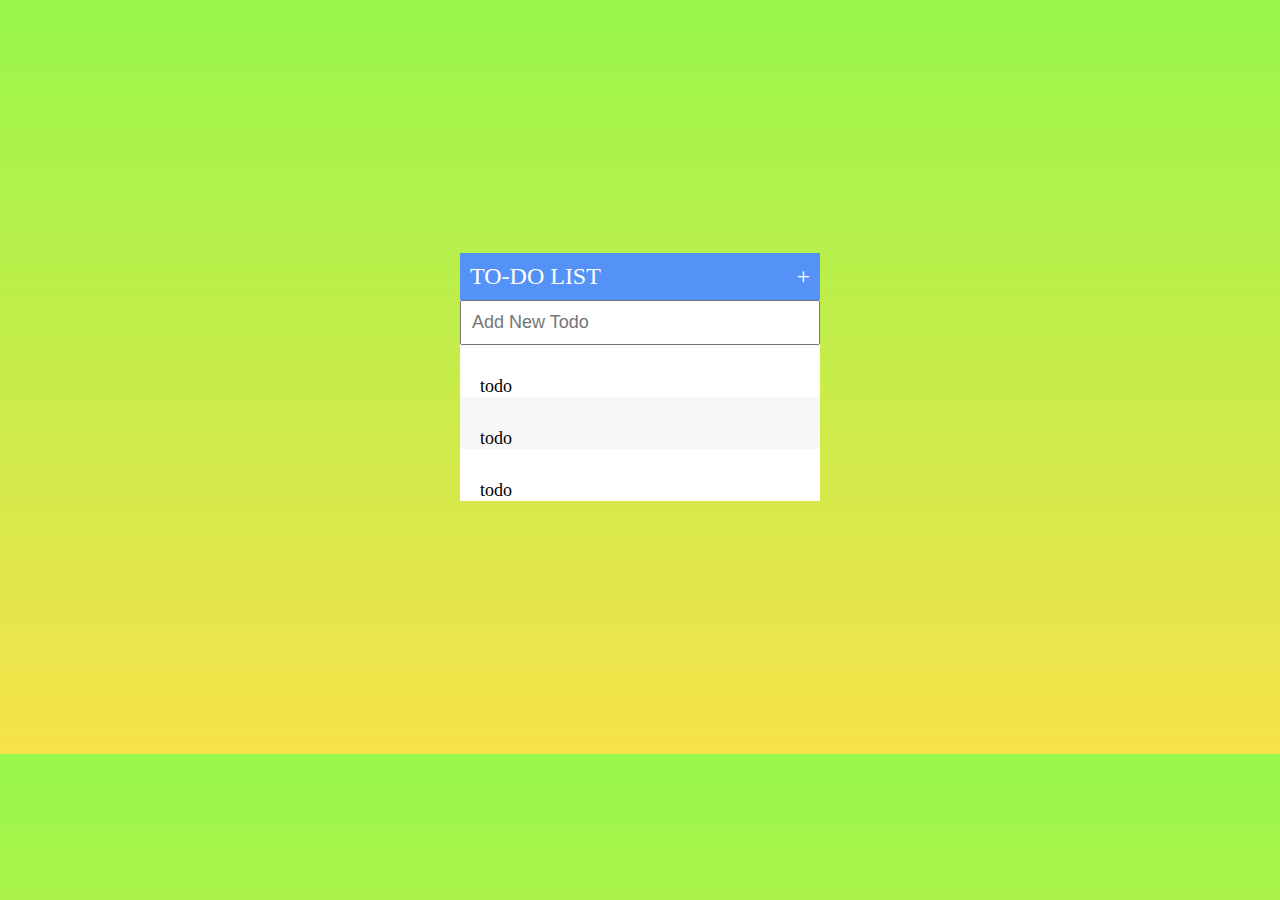
<file: jQuery_ToDo/index.html>
<!DOCTYPE html>
<html>
<head>
	<title></title>
	<script type="text/javascript" src="scripts/jquery.js"></script>
	<link rel="stylesheet" type="text/css" href="styles/test.css">
	<link rel="stylesheet" href="https://use.fontawesome.com/releases/v5.4.1/css/all.css" integrity="sha384-5sAR7xN1Nv6T6+dT2mhtzEpVJvfS3NScPQTrOxhwjIuvcA67KV2R5Jz6kr4abQsz" crossorigin="anonymous">
</head>
<body>

<div id="container">
	<div id="h1">
	<h1>To-Do List <span id="plus">+</span></h1>
	
	</div>
	<input type="text" name="" placeholder="Add New Todo">
	<ul>
		<li><span class="x"><i class="far fa-trash-alt x"></i></span>todo</li>
		<li><span class="x"><i class="far fa-trash-alt x"></i></span>todo</li>
		<li><span class="x"><i class="far fa-trash-alt x"></i></span>todo</li>
	</ul>
</div>

<script type="text/javascript" src="scripts/test.js"></script>
</body>
</html>
</file>
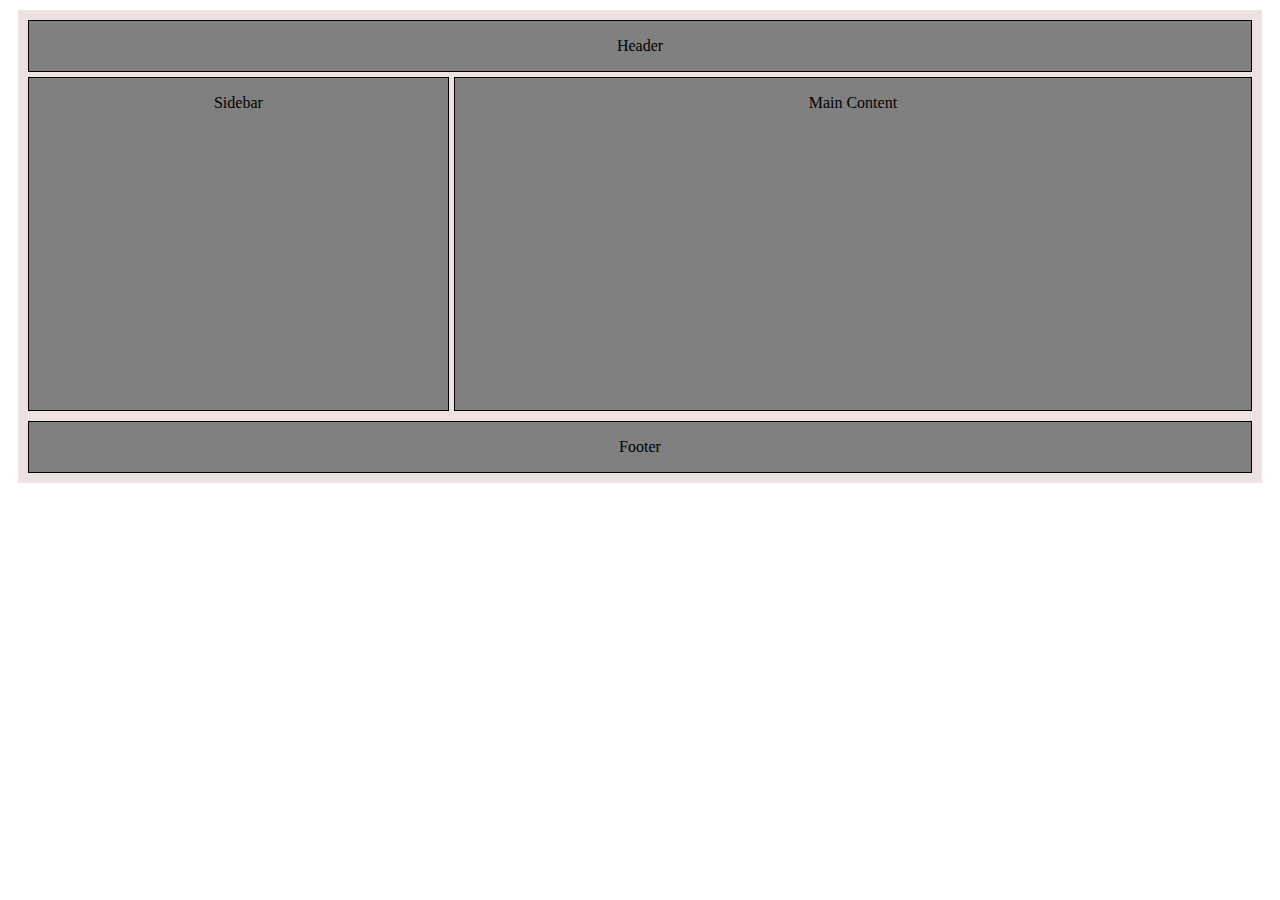
<file: section_6/index.html>
<!DOCTYPE html>
<html lang="en">
    <head>
        <meta charset="UTF-8">
        <meta http-equiv="X-UA-Compatible" content="ie=edge">
        <link rel="stylesheet" href="main.css">
        <title>Position</title>
    </head>
    <body>
        <div class="parent">
            <div class="child-1">
                Header
            </div>
            <div class="child-2">
                Sidebar
            </div>
            <div class="child-3">
                Main Content
            </div>
            <div class="child-4">
                Footer
            </div>
            
        </div>
    </body>
</html>
</file>
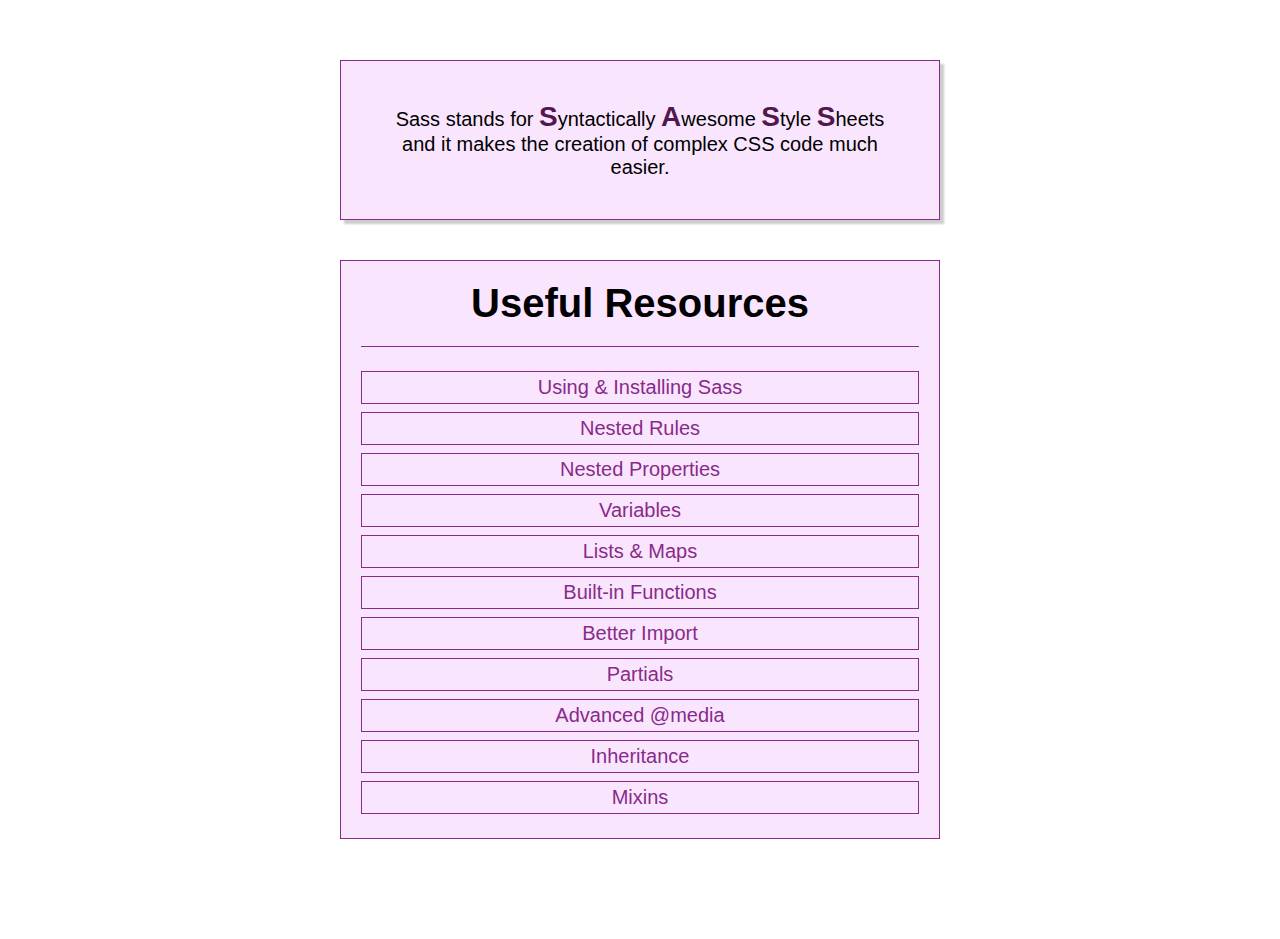
<file: Sass/sass_resources/index.html>
<!DOCTYPE html>
<html lang="en">

<head>
    <meta charset="UTF-8">
    <meta name="viewport" content="width=device-width, initial-scale=1.0">
    <meta http-equiv="X-UA-Compatible" content="ie=edge">
    <title>CSS Course</title>
    <link rel="stylesheet" href="main.css">
</head>

<body>
    <div class="container">
        <section class="sass-introduction">
            <p>Sass stands for
                <span class="char-highlight">S</span>yntactically
                <span class="char-highlight">A</span>wesome
                <span class="char-highlight">S</span>tyle
                <span class="char-highlight">S</span>heets and it makes the creation of complex CSS code much easier.</p>
        </section>
        <section class="sass-details">
            <header class="section-header">
                <h1>Useful Resources</h1>
            </header>
            <ul class="documentation-links">
                <li>
                    <a class="documentation-link link-important" href="https://sass-lang.com/documentation/file.SASS_REFERENCE.html#using_sass">Using &amp; Installing Sass</a>
                </li>
                <li>
                    <a class="documentation-link" href="https://sass-lang.com/documentation/file.SASS_REFERENCE.html#nested_rules">Nested Rules</a>
                </li>
                <li>
                    <a class="documentation-link" href="https://sass-lang.com/documentation/file.SASS_REFERENCE.html#nested_properties">Nested Properties</a>
                </li>
                <li>
                    <a class="documentation-link" href="https://sass-lang.com/documentation/file.SASS_REFERENCE.html#variables_">Variables</a>
                </li>
                <li>
                    <a class="documentation-link" href="https://sass-lang.com/documentation/file.SASS_REFERENCE.html#lists">Lists &amp; Maps</a>
                </li>
                <li>
                    <a class="documentation-link" href="https://sass-lang.com/documentation/Sass/Script/Functions.html">Built-in Functions</a>
                </li>
                <li>
                    <a class="documentation-link" href="https://sass-lang.com/documentation/file.SASS_REFERENCE.html#import">Better Import</a>
                </li>
                <li>
                    <a class="documentation-link" href="https://sass-lang.com/documentation/file.SASS_REFERENCE.html#partials">Partials</a>
                </li>
                <li>
                    <a class="documentation-link" href="https://sass-lang.com/documentation/file.SASS_REFERENCE.html#media">Advanced @media</a>
                </li>
                <li>
                    <a class="documentation-link" href="https://sass-lang.com/documentation/file.SASS_REFERENCE.html#extend">Inheritance</a>
                </li>
                <li>
                    <a class="documentation-link" href="https://sass-lang.com/documentation/file.SASS_REFERENCE.html#defining_a_mixin">Mixins</a>
                </li>
            </ul>
        </section>
    </div>
</body>

</html>
</file>
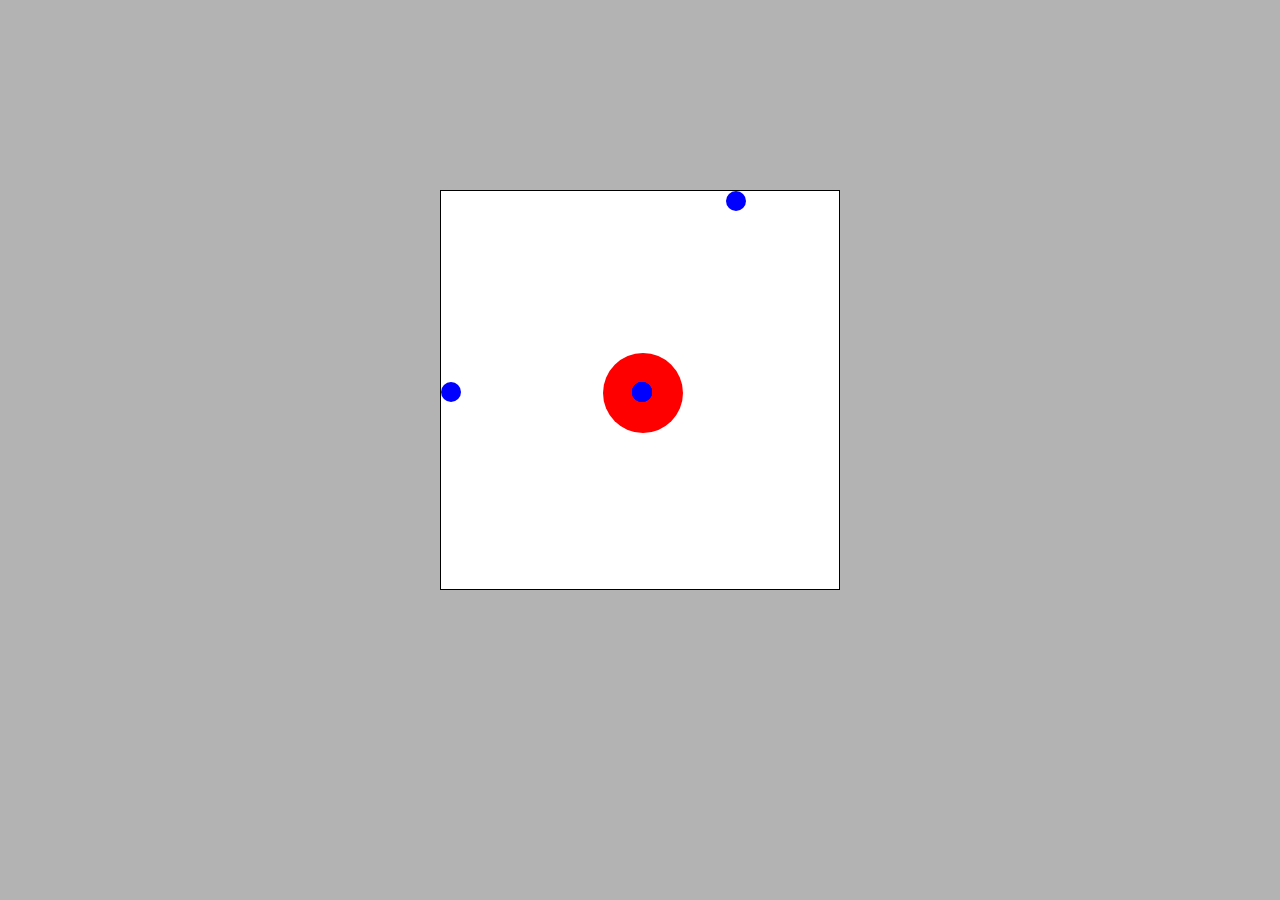
<file: section_6/felxbox/index.html>
<!DOCTYPE html>
<html lang="en">
    <head>
        <meta charset="UTF-8">
        <meta http-equiv="X-UA-Compatible" content="ie=edge">
        <link rel="stylesheet" href="main.css">
        <title>Flexbox</title>
    </head>
    <body>
        
            <div id="container">
                <div id="center"></div>
                <div class="balls upleft"></div>
                <div class="balls upcenter"></div>
                <div class="balls upright"></div>
                <div class="balls left"></div>
                <div class="balls right"></div>
                <div class="balls bottomleft"></div>
                <div class="balls bottomcenter"></div>
                <div class="balls bottomright"></div>
            </div>
       
    </body>
</html>
</file>
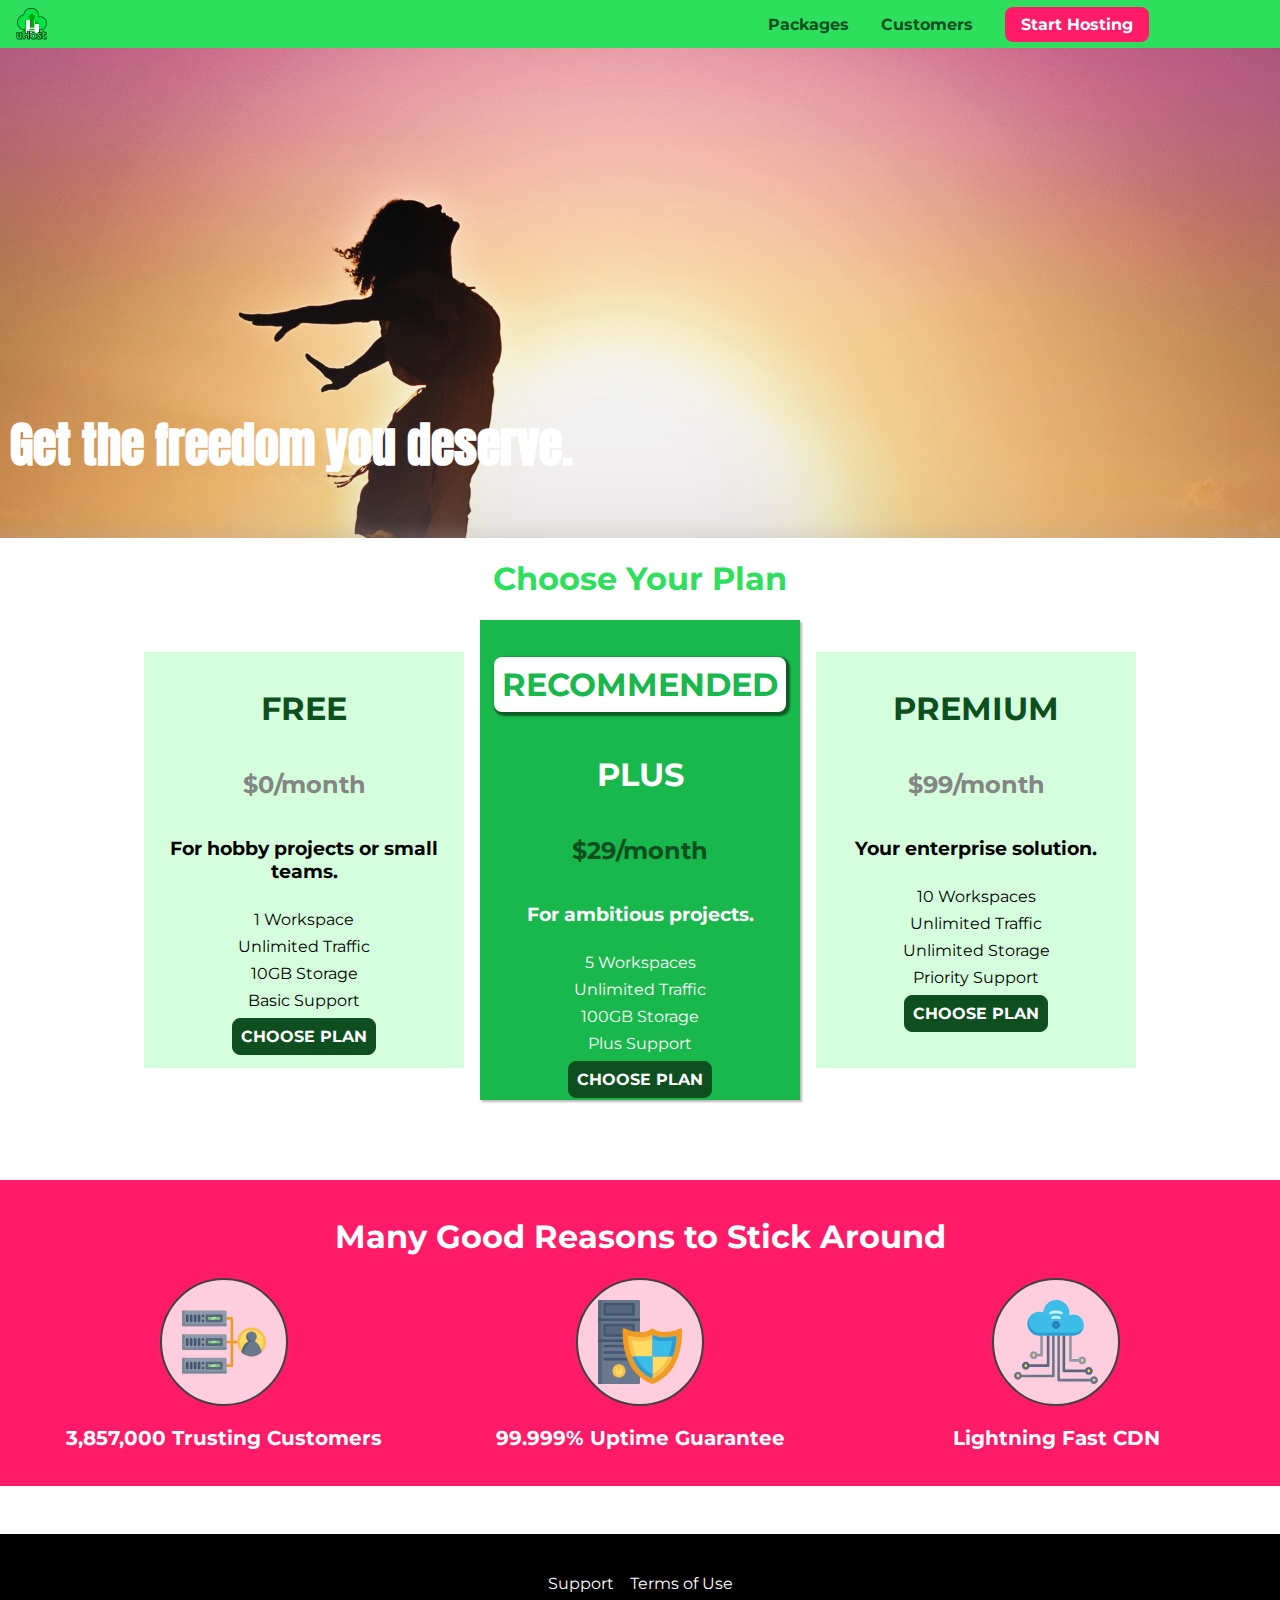
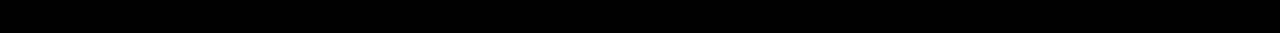
<file: uHost_site/project/index.html>
<!DOCTYPE html>
<html lang="en">

<head>
    <meta charset="UTF-8">
    <meta http-equiv="X-UA-Compatible" content="ie=edge">
    <meta name="viewport" content="width=device-width, initial-scale=1.0">
    <title>uHost</title>
    <link rel="shortcut icon" href="favicon.png">
    <link href="https://fonts.googleapis.com/css?family=Anton" rel="stylesheet">
    <link href="https://fonts.googleapis.com/css?family=Montserrat:400,700" rel="stylesheet">
    <link rel="stylesheet" href="main.css">
    <link rel="stylesheet" href="shared.css">
    
</head>

<body>
    <div class="backdrop"></div>
    <div class="modal">
        <h1 class="modal__title">Do you want to continue?</h1>
        <div class="modal__actions">
            <a href="start-hosting/index.html" class="modal__action">Yes!</a>
            <button class="modal__action modal__action--negative" type="button">No!</button>
        </div>
    </div>
    <header class="main-header">
        <div>
             <button class="toggle-button">
                     <span class="toggle-button__bar"></span>
                     <span class="toggle-button__bar"></span>
                     <span class="toggle-button__bar"></span>
            </button>
            <a href="index.html" class="main-header__brand">
                <img src="images/uhost-icon.png" alt="uHost">
            </a>
        </div>
        <nav class="main-nav">
            <ul class="main-nav__items">
                <li class="main-nav__item">
                    <a href="packages/packages.html">Packages</a>
                </li>
                <li class="main-nav__item">
                    <a href="customers/index.html">Customers</a>
                </li>
                <li class="main-nav__item main-nav__item--cta">
                    <a href="start-hosting/index.html">Start Hosting</a>
                </li>
            </ul>
        </nav>
    </header>
    <nav class="mobile-nav">
        <ul class="mobile-nav__items">
            <li class="mobile-nav__item">
                <a href="packages/index.html">Packages</a>
            </li>
            <li class="mobile-nav__item">
                <a href="customers/index.html">Customers</a>
            </li>
            <li class="mobile-nav__item mobile-nav__item--cta">
                <a href="start-hosting/index.html">Start Hosting</a>
            </li>
        </ul>
    </nav>
    <main>
        <section id="product-overview">
            <h1>Get the freedom you deserve.</h1>
        </section>
        <div id="main-section">
          <section id="plans">
            <h1 class="section-title">Choose Your Plan</h1>
            <div class="plan__list">
                <article class="plan">
                    <h1 class="plan__title">FREE</h1>
                    <h2 class="plan__price">$0/month</h2>
                    <h3>For hobby projects or small teams.</h3>
                    <ul class="plan__features">
                        <li class="plan__feature">1 Workspace</li>
                        <li class="plan__feature">Unlimited Traffic</li>
                        <li class="plan__feature">10GB Storage</li>
                        <li class="plan__feature">Basic Support</li>
                    </ul>
                    <div>
                        <button class="button">CHOOSE PLAN</button>
                    </div>
                </article>
                <article class="plan plan--highlighted">
                    <h1 class="plan__annotation">RECOMMENDED</h1>
                    <h1 class="plan__title">PLUS</h1>
                    <h2 class="plan__price">$29/month</h2>
                    <h3>For ambitious projects.</h3>
                    <ul class="plan__features">
                        <li class="plan__feature">5 Workspaces</li>
                        <li class="plan__feature">Unlimited Traffic</li>
                        <li class="plan__feature">100GB Storage</li>
                        <li class="plan__feature">Plus Support</li>
                    </ul>
                    <div>
                        <button class="button">CHOOSE PLAN</button>
                    </div>
                </article>
                <article class="plan">
                    <h1 class="plan__title">PREMIUM</h1>
                    <h2 class="plan__price">$99/month</h2>
                    <h3>Your enterprise solution.</h3>
                    <ul class="plan__features">
                        <li class="plan__feature">10 Workspaces</li>
                        <li class="plan__feature">Unlimited Traffic</li>
                        <li class="plan__feature">Unlimited Storage</li>
                        <li class="plan__feature">Priority Support</li>
                    </ul>
                    <div>
                        <button class="button">CHOOSE PLAN</button>
                    </div>
                </article>
            </div>
          </section>
      </div>
        <section id="key-features">
            <h1 class="section-title">Many Good Reasons to Stick Around</h1>
            <ul class="key-feature__list">
                <li class="key-feature">
                    <div class="key-feature__image">
                            <svg viewBox="0 0 512 512">
                                    <path style="fill:#F09B24;" d="M344,248h-32V112c0-4.418-3.582-8-8-8h-40c-4.418,0-8,3.582-8,8s3.582,8,8,8h32v128h-32  c-4.418,0-8,3.582-8,8s3.582,8,8,8h32v128h-32c-4.418,0-8,3.582-8,8s3.582,8,8,8h40c4.418,0,8-3.582,8-8V264h32c4.418,0,8-3.582,8-8  S348.418,248,344,248z"
                                    />
                                    <path style="fill:#8E9AA9;" d="M264,64H8c-4.418,0-8,3.582-8,8v80c0,4.418,3.582,8,8,8h256c4.418,0,8-3.582,8-8V72  C272,67.582,268.418,64,264,64z"
                                    />
                                    <path style="fill:#7C899B;" d="M24,144c-4.418,0-8-3.582-8-8V64H8c-4.418,0-8,3.582-8,8v80c0,4.418,3.582,8,8,8h256  c4.418,0,8-3.582,8-8v-8H24z"
                                    />
                                    <rect x="152" y="96" style="fill:#B8E3A8;" width="88" height="32" />
                                    <g>
                                        <polygon style="fill:#7EC97D;" points="152,96 152,128 166,128 198,96  " />
                                        <polygon style="fill:#7EC97D;" points="220,96 188,128 240,128 240,96  " />
                                    </g>
                                    <path style="fill:#56677E;" d="M240,136h-88c-4.418,0-8-3.582-8-8V96c0-4.418,3.582-8,8-8h88c4.418,0,8,3.582,8,8v32  C248,132.418,244.418,136,240,136z M160,120h72v-16h-72V120z"
                                    />
                                    <g>
                                        <path style="fill:#435670;" d="M32,136c-4.418,0-8-3.582-8-8V96c0-4.418,3.582-8,8-8s8,3.582,8,8v32C40,132.418,36.418,136,32,136z   "
                                        />
                                        <path style="fill:#435670;" d="M56,136c-4.418,0-8-3.582-8-8V96c0-4.418,3.582-8,8-8s8,3.582,8,8v32C64,132.418,60.418,136,56,136z   "
                                        />
                                        <path style="fill:#435670;" d="M80,136c-4.418,0-8-3.582-8-8V96c0-4.418,3.582-8,8-8s8,3.582,8,8v32C88,132.418,84.418,136,80,136z   "
                                        />
                                        <path style="fill:#435670;" d="M104,136c-4.418,0-8-3.582-8-8V96c0-4.418,3.582-8,8-8s8,3.582,8,8v32   C112,132.418,108.418,136,104,136z"
                                        />
                                        <path style="fill:#435670;" d="M128,105c-4.418,0-8-3.582-8-8v-1c0-4.418,3.582-8,8-8s8,3.582,8,8v1   C136,101.418,132.418,105,128,105z"
                                        />
                                        <path style="fill:#435670;" d="M128,136c-4.418,0-8-3.582-8-8v-1c0-4.418,3.582-8,8-8s8,3.582,8,8v1   C136,132.418,132.418,136,128,136z"
                                        />
                                    </g>
                                    <path style="fill:#8E9AA9;" d="M264,208H8c-4.418,0-8,3.582-8,8v80c0,4.418,3.582,8,8,8h256c4.418,0,8-3.582,8-8v-80  C272,211.582,268.418,208,264,208z"
                                    />
                                    <path style="fill:#7C899B;" d="M24,288c-4.418,0-8-3.582-8-8v-72H8c-4.418,0-8,3.582-8,8v80c0,4.418,3.582,8,8,8h256  c4.418,0,8-3.582,8-8v-8H24z"
                                    />
                                    <rect x="152" y="240" style="fill:#B8E3A8;" width="88" height="32" />
                                    <g>
                                        <polygon style="fill:#7EC97D;" points="152,240 152,272 166,272 198,240  " />
                                        <polygon style="fill:#7EC97D;" points="220,240 188,272 240,272 240,240  " />
                                    </g>
                                    <path style="fill:#56677E;" d="M240,280h-88c-4.418,0-8-3.582-8-8v-32c0-4.418,3.582-8,8-8h88c4.418,0,8,3.582,8,8v32  C248,276.418,244.418,280,240,280z M160,264h72v-16h-72V264z"
                                    />
                                    <g>
                                        <path style="fill:#435670;" d="M32,280c-4.418,0-8-3.582-8-8v-32c0-4.418,3.582-8,8-8s8,3.582,8,8v32C40,276.418,36.418,280,32,280   z"
                                        />
                                        <path style="fill:#435670;" d="M56,280c-4.418,0-8-3.582-8-8v-32c0-4.418,3.582-8,8-8s8,3.582,8,8v32C64,276.418,60.418,280,56,280   z"
                                        />
                                        <path style="fill:#435670;" d="M80,280c-4.418,0-8-3.582-8-8v-32c0-4.418,3.582-8,8-8s8,3.582,8,8v32C88,276.418,84.418,280,80,280   z"
                                        />
                                        <path style="fill:#435670;" d="M104,280c-4.418,0-8-3.582-8-8v-32c0-4.418,3.582-8,8-8s8,3.582,8,8v32   C112,276.418,108.418,280,104,280z"
                                        />
                                        <path style="fill:#435670;" d="M128,249c-4.418,0-8-3.582-8-8v-1c0-4.418,3.582-8,8-8s8,3.582,8,8v1   C136,245.418,132.418,249,128,249z"
                                        />
                                        <path style="fill:#435670;" d="M128,280c-4.418,0-8-3.582-8-8v-1c0-4.418,3.582-8,8-8s8,3.582,8,8v1   C136,276.418,132.418,280,128,280z"
                                        />
                                    </g>
                                    <path style="fill:#8E9AA9;" d="M264,352H8c-4.418,0-8,3.582-8,8v80c0,4.418,3.582,8,8,8h256c4.418,0,8-3.582,8-8v-80  C272,355.582,268.418,352,264,352z"
                                    />
                                    <path style="fill:#7C899B;" d="M24,432c-4.418,0-8-3.582-8-8v-72H8c-4.418,0-8,3.582-8,8v80c0,4.418,3.582,8,8,8h256  c4.418,0,8-3.582,8-8v-8H24z"
                                    />
                                    <rect x="152" y="384" style="fill:#B8E3A8;" width="88" height="32" />
                                    <g>
                                        <polygon style="fill:#7EC97D;" points="152,384 152,416 166,416 198,384  " />
                                        <polygon style="fill:#7EC97D;" points="220,384 188,416 240,416 240,384  " />
                                    </g>
                                    <path style="fill:#56677E;" d="M240,424h-88c-4.418,0-8-3.582-8-8v-32c0-4.418,3.582-8,8-8h88c4.418,0,8,3.582,8,8v32  C248,420.418,244.418,424,240,424z M160,408h72v-16h-72V408z"
                                    />
                                    <g>
                                        <path style="fill:#435670;" d="M32,424c-4.418,0-8-3.582-8-8v-32c0-4.418,3.582-8,8-8s8,3.582,8,8v32C40,420.418,36.418,424,32,424   z"
                                        />
                                        <path style="fill:#435670;" d="M56,424c-4.418,0-8-3.582-8-8v-32c0-4.418,3.582-8,8-8s8,3.582,8,8v32C64,420.418,60.418,424,56,424   z"
                                        />
                                        <path style="fill:#435670;" d="M80,424c-4.418,0-8-3.582-8-8v-32c0-4.418,3.582-8,8-8s8,3.582,8,8v32C88,420.418,84.418,424,80,424   z"
                                        />
                                        <path style="fill:#435670;" d="M104,424c-4.418,0-8-3.582-8-8v-32c0-4.418,3.582-8,8-8s8,3.582,8,8v32   C112,420.418,108.418,424,104,424z"
                                        />
                                        <path style="fill:#435670;" d="M128,393c-4.418,0-8-3.582-8-8v-1c0-4.418,3.582-8,8-8s8,3.582,8,8v1   C136,389.418,132.418,393,128,393z"
                                        />
                                        <path style="fill:#435670;" d="M128,424c-4.418,0-8-3.582-8-8v-1c0-4.418,3.582-8,8-8s8,3.582,8,8v1   C136,420.418,132.418,424,128,424z"
                                        />
                                    </g>
                                    <path style="fill:#F7C14D;" d="M424,168c-48.523,0-88,39.477-88,88s39.477,88,88,88s88-39.477,88-88S472.523,168,424,168z" />
                                    <path style="fill:#FFDB66;" d="M424,184c-39.701,0-72,32.299-72,72s32.299,72,72,72s72-32.299,72-72S463.701,184,424,184z" />
                                    <path style="fill:#69788D;" d="M484.893,314.16C476.393,274.588,451.922,248,424,248s-52.393,26.588-60.893,66.16  c-0.605,2.82,0.354,5.749,2.511,7.664C381.731,336.124,402.465,344,424,344s42.269-7.876,58.381-22.176  C484.539,319.909,485.498,316.98,484.893,314.16z"
                                    />
                                    <path style="fill:#56677E;" d="M434.053,249.171C430.768,248.403,427.411,248,424,248c-27.922,0-52.393,26.588-60.893,66.16  c-0.605,2.82,0.354,5.749,2.511,7.664c3.383,3.002,6.979,5.703,10.734,8.125C384.904,286.243,407.373,255.378,434.053,249.171z"
                                    />
                                    <path style="fill:#69788D;" d="M424,192c-17.645,0-32,14.355-32,32s14.355,32,32,32s32-14.355,32-32S441.645,192,424,192z" />
                                    <path style="fill:#56677E;" d="M432,248c-17.645,0-32-14.355-32-32c0-6.783,2.128-13.076,5.742-18.258  C397.444,203.53,392,213.138,392,224c0,17.645,14.355,32,32,32c10.862,0,20.471-5.444,26.258-13.742  C445.076,245.872,438.783,248,432,248z"
                                    />
        
                                </svg>
                    </div>
                    <p class="key-feature__description">3,857,000 Trusting Customers</p>
                </li>
                <li class="key-feature">
                    <div class="key-feature__image">
                            <svg viewBox="0 0 512 512">
                                    <path style="fill:#69788D;" d="M248,0H8C3.582,0,0,3.582,0,8v496c0,4.418,3.582,8,8,8h240c4.418,0,8-3.582,8-8V8  C256,3.582,252.418,0,248,0z"
                                    />
                                    <path style="fill:#56677E;" d="M24,504V8c0-4.418,3.582-8,8-8H8C3.582,0,0,3.582,0,8v496c0,4.418,3.582,8,8,8h24  C27.582,512,24,508.418,24,504z"
                                    />
                                    <g>
                                        <rect x="0" y="112" style="fill:#435670;" width="256" height="16" />
                                        <rect x="0" y="240" style="fill:#435670;" width="256" height="16" />
                                    </g>
                                    <path style="fill:#F7C14D;" d="M128,392c-22.056,0-40,17.944-40,40s17.944,40,40,40s40-17.944,40-40S150.056,392,128,392z" />
                                    <path style="fill:#FFDB66;" d="M128,408c-13.233,0-24,10.767-24,24s10.767,24,24,24s24-10.767,24-24S141.233,408,128,408z" />
                                    <path style="fill:#F7C14D;" d="M128,392c-2.739,0-5.414,0.278-8,0.805V424c0,4.418,3.582,8,8,8c4.418,0,8-3.582,8-8v-31.195  C133.414,392.278,130.739,392,128,392z"
                                    />
                                    <g>
                                        <path style="fill:#435670;" d="M216,288H40c-4.418,0-8-3.582-8-8s3.582-8,8-8h176c4.418,0,8,3.582,8,8S220.418,288,216,288z"
                                        />
                                        <path style="fill:#435670;" d="M216,328H40c-4.418,0-8-3.582-8-8s3.582-8,8-8h176c4.418,0,8,3.582,8,8S220.418,328,216,328z"
                                        />
                                        <path style="fill:#435670;" d="M216,368H40c-4.418,0-8-3.582-8-8s3.582-8,8-8h176c4.418,0,8,3.582,8,8S220.418,368,216,368z"
                                        />
                                        <path style="fill:#435670;" d="M216,16H40c-4.418,0-8,3.582-8,8v64c0,4.418,3.582,8,8,8h176c4.418,0,8-3.582,8-8V24   C224,19.582,220.418,16,216,16z"
                                        />
                                    </g>
                                    <rect x="48" y="32" style="fill:#56677E;" width="160" height="48" />
                                    <path style="fill:#435670;" d="M216,144H40c-4.418,0-8,3.582-8,8v64c0,4.418,3.582,8,8,8h176c4.418,0,8-3.582,8-8v-64  C224,147.582,220.418,144,216,144z"
                                    />
                                    <rect x="48" y="160" style="fill:#56677E;" width="160" height="48" />
                                    <path style="fill:#F09B24;" d="M511.747,180.237c-0.194-6.537-8.107-10.107-13.135-5.894c-5.6,4.693-42.904,21.282-98.514,21.282  c-33.45,0-64.625-20.999-64.929-21.206c-2.9-1.991-6.764-1.85-9.512,0.346c-2.677,2.135-27.201,20.86-63.793,20.86  c-55.607,0-92.914-16.589-98.515-21.282c-5.028-4.211-12.941-0.645-13.135,5.894c-1.634,54.834,4.655,105.941,18.693,151.903  c12.096,39.604,29.759,74.047,52.497,102.373c27.538,34.304,62.743,59.882,104.66,76.045c3.069,1.918,6.757,1.921,9.83,0  c41.917-16.163,77.122-41.741,104.66-76.045c22.738-28.326,40.401-62.77,52.497-102.373  C507.092,286.179,513.381,235.071,511.747,180.237z"
                                    />
                                    <path style="fill:#F7C14D;" d="M476.21,221.226c-1.953-1.631-4.568-2.235-7.036-1.628c-21.686,5.327-44.926,8.028-69.075,8.028  c-25.926,0-49.633-8.975-64.955-16.504c-2.307-1.134-5.016-1.091-7.284,0.116c-14.059,7.477-36.919,16.388-65.994,16.388  c-24.153,0-47.394-2.701-69.075-8.028c-5.155-1.268-10.221,2.966-9.894,8.261c2.077,33.693,7.668,65.635,16.616,94.935  c22.774,74.565,66.139,126.334,128.888,153.868c2.032,0.891,4.397,0.891,6.43,0c61.777-27.107,104.716-78.876,127.62-153.868  c8.948-29.3,14.539-61.241,16.616-94.935C479.224,225.319,478.163,222.856,476.21,221.226z"
                                    />
                                    <path style="fill:#FFDB66;" d="M331.609,451.727c-52.604-25.289-89.304-70.987-109.144-135.944  c-6.532-21.39-11.162-44.336-13.82-68.447c17.133,2.852,34.952,4.291,53.22,4.291c29.394,0,53.376-7.793,69.978-15.561  c17.44,7.736,41.656,15.561,68.256,15.561c18.267,0,36.085-1.439,53.219-4.291c-2.659,24.112-7.288,47.06-13.82,68.448  C419.545,381.108,383.27,426.805,331.609,451.727z"
                                    />
                                    <g>
                                        <path style="fill:#2C9DD4;" d="M479.066,227.858c0.157-2.539-0.903-5.002-2.856-6.633s-4.568-2.235-7.036-1.628   c-21.686,5.327-44.926,8.028-69.075,8.028c-25.926,0-49.633-8.975-64.955-16.504c-1.057-0.52-2.2-0.78-3.345-0.806l-0.072,133.351   h123.601c2.556-6.746,4.933-13.702,7.123-20.874C471.398,293.493,476.989,261.552,479.066,227.858z"
                                        />
                                        <path style="fill:#2C9DD4;" d="M206.658,343.667c24.153,63.42,65.028,108.108,121.743,132.995c1.031,0.452,2.147,0.673,3.263,0.666   l0.063-133.661H206.658z"
                                        />
                                    </g>
                                    <g>
                                        <path style="fill:#3CBDE8;" d="M439.497,315.783c6.532-21.389,11.161-44.336,13.82-68.448c-17.134,2.852-34.952,4.291-53.219,4.291   c-26.6,0-50.815-7.824-68.256-15.561l-0.116,107.601h97.758C433.179,334.807,436.524,325.518,439.497,315.783z"
                                        />
                                        <path style="fill:#3CBDE8;" d="M232.523,343.667c21.144,50.298,54.363,86.56,99.087,108.06l0.117-108.06H232.523z" />
                                    </g>
                                </svg>
                    </div>
                    <p class="key-feature__description">99.999% Uptime Guarantee</p>
                </li>
                <li class="key-feature">
                    <div class="key-feature__image">
                            <svg viewBox="0 0 512 512">
                                    <path style="fill:#8E9AA9;" d="M168,200c-4.418,0-8,3.582-8,8v120h-17.376c-3.302-9.311-12.194-16-22.624-16  c-13.234,0-24,10.767-24,24s10.766,24,24,24c10.429,0,19.321-6.689,22.624-16H168c4.418,0,8-3.582,8-8V208  C176,203.582,172.418,200,168,200z"
                                    />
                                    <path style="fill:#FFDB66;" d="M120,328c-4.411,0-8,3.589-8,8s3.589,8,8,8s8-3.589,8-8S124.411,328,120,328z" />
                                    <path style="fill:#56677E;" d="M208,200c-4.418,0-8,3.582-8,8v184H94.624C91.322,382.689,82.43,376,72,376  c-13.234,0-24,10.767-24,24s10.766,24,24,24c10.429,0,19.321-6.689,22.624-16H208c4.418,0,8-3.582,8-8V208  C216,203.582,212.418,200,208,200z"
                                    />
                                    <path style="fill:#FFDB66;" d="M72,392c-4.411,0-8,3.589-8,8s3.589,8,8,8s8-3.589,8-8S76.411,392,72,392z" />
                                    <path style="fill:#69788D;" d="M240,208c-4.418,0-8,3.582-8,8v239H47.24c-2.671-10.34-12.078-18-23.24-18c-13.234,0-24,10.767-24,24  s10.766,24,24,24c9.666,0,18.009-5.747,21.809-14H240c4.418,0,8-3.582,8-8V216C248,211.582,244.418,208,240,208z"
                                    />
                                    <path style="fill:#FFDB66;" d="M24,453c-4.411,0-8,3.589-8,8s3.589,8,8,8s8-3.589,8-8S28.411,453,24,453z" />
                                    <path style="fill:#69788D;" d="M488,464c-10.429,0-19.321,6.689-22.624,16H280V208c0-4.418-3.582-8-8-8s-8,3.582-8,8v280  c0,4.418,3.582,8,8,8h193.376c3.302,9.311,12.194,16,22.624,16c13.234,0,24-10.767,24-24S501.234,464,488,464z"
                                    />
                                    <path style="fill:#FFDB66;" d="M488,480c-4.411,0-8,3.589-8,8s3.589,8,8,8s8-3.589,8-8S492.411,480,488,480z" />
                                    <path style="fill:#56677E;" d="M456,408c-10.429,0-19.321,6.689-22.624,16H312V208c0-4.418-3.582-8-8-8s-8,3.582-8,8v224  c0,4.418,3.582,8,8,8h129.376c3.302,9.311,12.194,16,22.624,16c13.234,0,24-10.767,24-24S469.234,408,456,408z"
                                    />
                                    <path style="fill:#FFDB66;" d="M456,424c-4.411,0-8,3.589-8,8s3.589,8,8,8s8-3.589,8-8S460.411,424,456,424z" />
                                    <path style="fill:#8E9AA9;" d="M416,344c-10.429,0-19.321,6.689-22.624,16H352V208c0-4.418-3.582-8-8-8s-8,3.582-8,8v160  c0,4.418,3.582,8,8,8h49.376c3.302,9.311,12.194,16,22.624,16c13.234,0,24-10.767,24-24S429.234,344,416,344z"
                                    />
                                    <path style="fill:#FFDB66;" d="M416,360c-4.411,0-8,3.589-8,8s3.589,8,8,8s8-3.589,8-8S420.411,360,416,360z" />
                                    <path style="fill:#3CBDE8;" d="M362,88c-8.741,0-17.231,1.751-25.06,5.085C337.646,88.797,338,84.43,338,80  c0-44.112-35.888-80-80-80c-42.823,0-77.895,33.816-79.909,76.149C170.393,73.415,162.244,72,154,72c-39.701,0-72,32.299-72,72  s32.299,72,72,72h208c35.29,0,64-28.71,64-64S397.29,88,362,88z"
                                    />
                                    <path style="fill:#2C9DD4;" d="M368,200H160c-39.701,0-72-32.299-72-72c0-5.863,0.721-11.559,2.05-17.019  C84.918,120.88,82,132.102,82,144c0,39.701,32.299,72,72,72h208c30.389,0,55.88-21.296,62.379-49.743  C413.565,186.327,392.352,200,368,200z"
                                    />
                                    <path style="fill:#2A7DB5;" d="M256,128c-13.234,0-24,10.767-24,24s10.766,24,24,24c13.233,0,24-10.767,24-24S269.233,128,256,128z"
                                    />
                                    <path style="fill:#2C9DD4;" d="M256,144c-4.411,0-8,3.589-8,8s3.589,8,8,8c4.411,0,8-3.589,8-8S260.411,144,256,144z" />
                                    <g>
                                        <path style="fill:#C5F1FA;" d="M221.755,87.695c-2.994,0-5.864-1.688-7.233-4.572c-1.894-3.991-0.194-8.763,3.798-10.657   C230.157,66.849,242.834,64,256,64c13.166,0,25.844,2.849,37.68,8.466c3.992,1.895,5.692,6.666,3.798,10.657   s-6.666,5.692-10.657,3.798C277.144,82.328,266.774,80,256,80c-10.774,0-21.144,2.328-30.821,6.921   C224.072,87.446,222.904,87.695,221.755,87.695z"
                                        />
                                        <path style="fill:#C5F1FA;" d="M276.545,116.618c-1.148,0-2.316-0.249-3.424-0.774C267.745,113.293,261.985,112,256,112   c-5.985,0-11.745,1.293-17.121,3.844c-3.991,1.895-8.763,0.192-10.657-3.798c-1.894-3.992-0.193-8.764,3.798-10.657   C239.557,97.813,247.625,96,256,96c8.376,0,16.444,1.813,23.98,5.389c3.991,1.894,5.692,6.665,3.798,10.657   C282.41,114.93,279.539,116.618,276.545,116.618z"
                                        />
                                    </g>
        
                                </svg>
                    </div>
                    <p class="key-feature__description">Lightning Fast CDN</p>
                </li>
            </ul>
        </section>
    </main>
    <footer class="main-footer">
        <nav>
            <ul class="main-footer__links">
                <li class="main-footer__link">
                    <a href="#">Support</a>
                </li>
                <li class="main-footer__link">
                    <a href="#">Terms of Use</a>
                </li>
            </ul>
        </nav>
    </footer>
    <script src="script.js"></script>
</body>

</html>
</file>
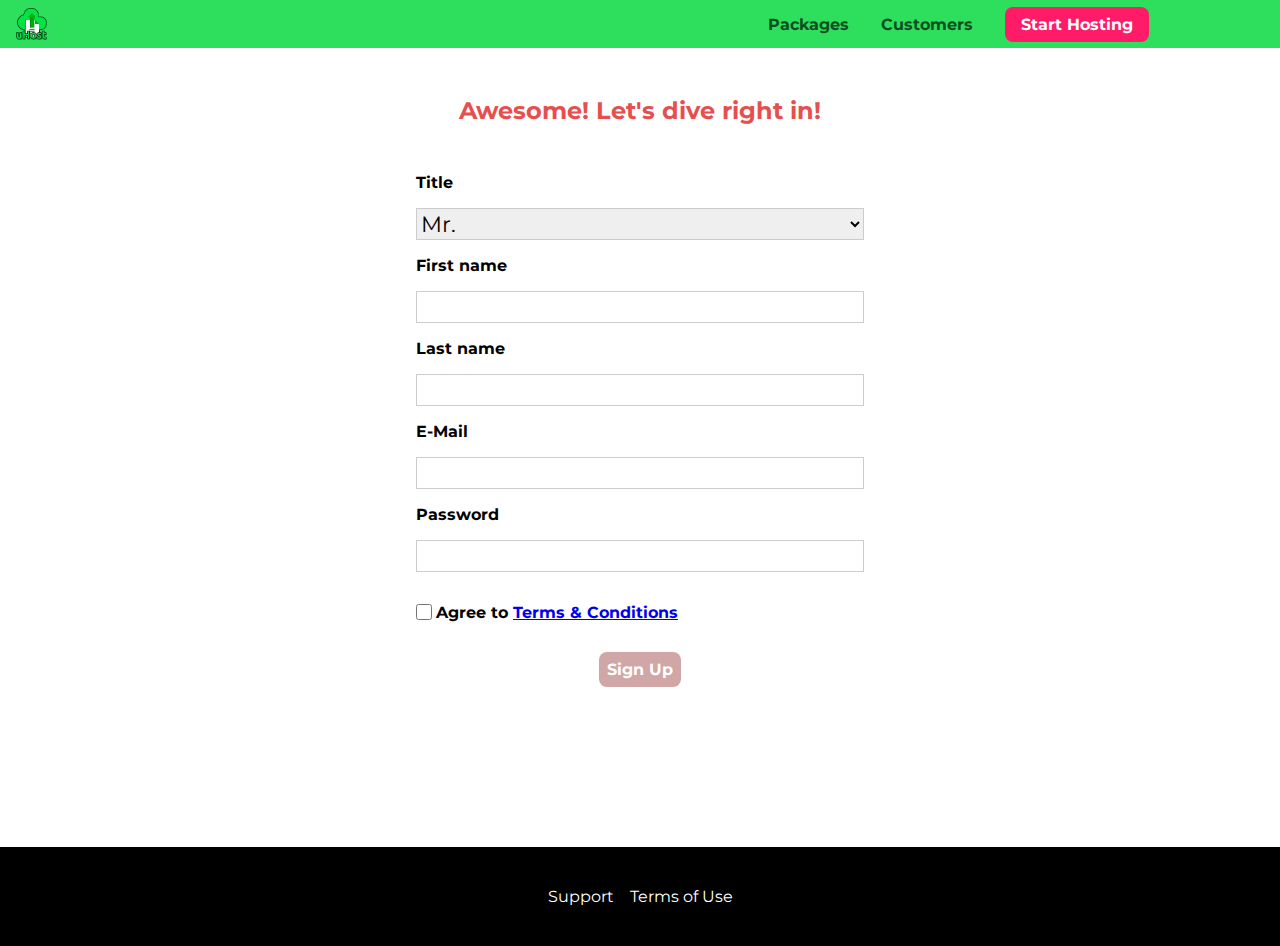
<file: uHost_site/project/start-hosting/index.html>
<!DOCTYPE html>
<html lang="en">

<head>
    <meta charset="UTF-8">
    <meta name="viewport" content="width=device-width, initial-scale=1.0">
    <meta http-equiv="X-UA-Compatible" content="ie=edge">
    <title>uHost Signup</title>
    <link rel="shortcut icon" href="../favicon.png">
    <link href="https://fonts.googleapis.com/css?family=Anton|Montserrat:400,700" rel="stylesheet">
    <link rel="stylesheet" href="../shared.css">
    <link rel="stylesheet" href="start-hosting.css">
</head>

<body>
    <div class="backdrop"></div>
    <header class="main-header">
        <div>
            <button class="toggle-button">
                <span class="toggle-button__bar"></span>
                <span class="toggle-button__bar"></span>
                <span class="toggle-button__bar"></span>
            </button>
            <a href="../index.html" class="main-header__brand">
                <img src="../images/uhost-icon.png" alt="uHost - Your favorite hosting company">
            </a>
        </div>
        <nav class="main-nav">
            <ul class="main-nav__items">
                <li class="main-nav__item">
                    <a href="../packages/index.html">Packages</a>
                </li>
                <li class="main-nav__item">
                    <a href="../customers/index.html">Customers</a>
                </li>
                <li class="main-nav__item main-nav__item--cta">
                    <a href="index.html">Start Hosting</a>
                </li>
            </ul>
        </nav>
    </header>
    <nav class="mobile-nav">
        <ul class="mobile-nav__items">
            <li class="mobile-nav__item">
                <a href="../packages/packages.html">Packages</a>
            </li>
            <li class="mobile-nav__item">
                <a href="../customers/index.html">Customers</a>
            </li>
            <li class="mobile-nav__item mobile-nav__item--cta">
                <a href="index.html">Start Hosting</a>
            </li>
        </ul>
    </nav>
    <main class="signup-page">
        <h1 class="signup-title">Awesome! Let's dive right in!</h1>
        <form action="index.html" class="signup-form">
            <label for="title">Title</label>
            <select id="title">
                <option value="mr">Mr.</option>
                <option value="ms">Ms.</option>
            </select>
            <label for="first-name">First name</label>
            <input type="text" id="first-name">
            <label for="last-name">Last name</label>
            <input type="text" id="last-name">
            <label for="email">E-Mail</label>
            <input type="email" id="email">
            <label for="password">Password</label>
            <input type="password" id="password">
            <input type="checkbox" id="agree-terms">
            <label for="agree-terms">Agree to
                <a href="#">Terms &amp; Conditions</a>
            </label>
            <button type="submit" class="button" disabled>Sign Up</button>
        </form>
    </main>
    <footer class="main-footer">
            <nav class="main-footer__nav">
                <ul class="main-footer__links">
                    <li class="main-footer__link">
                        <a href="#">Support</a>
                    </li>
                    <li class="main-footer__link">
                        <a href="#">Terms of Use</a>
                    </li>
                </ul>
            </nav>
        </footer>
    <script src="../script.js"></script>
</body>

</html>
</file>
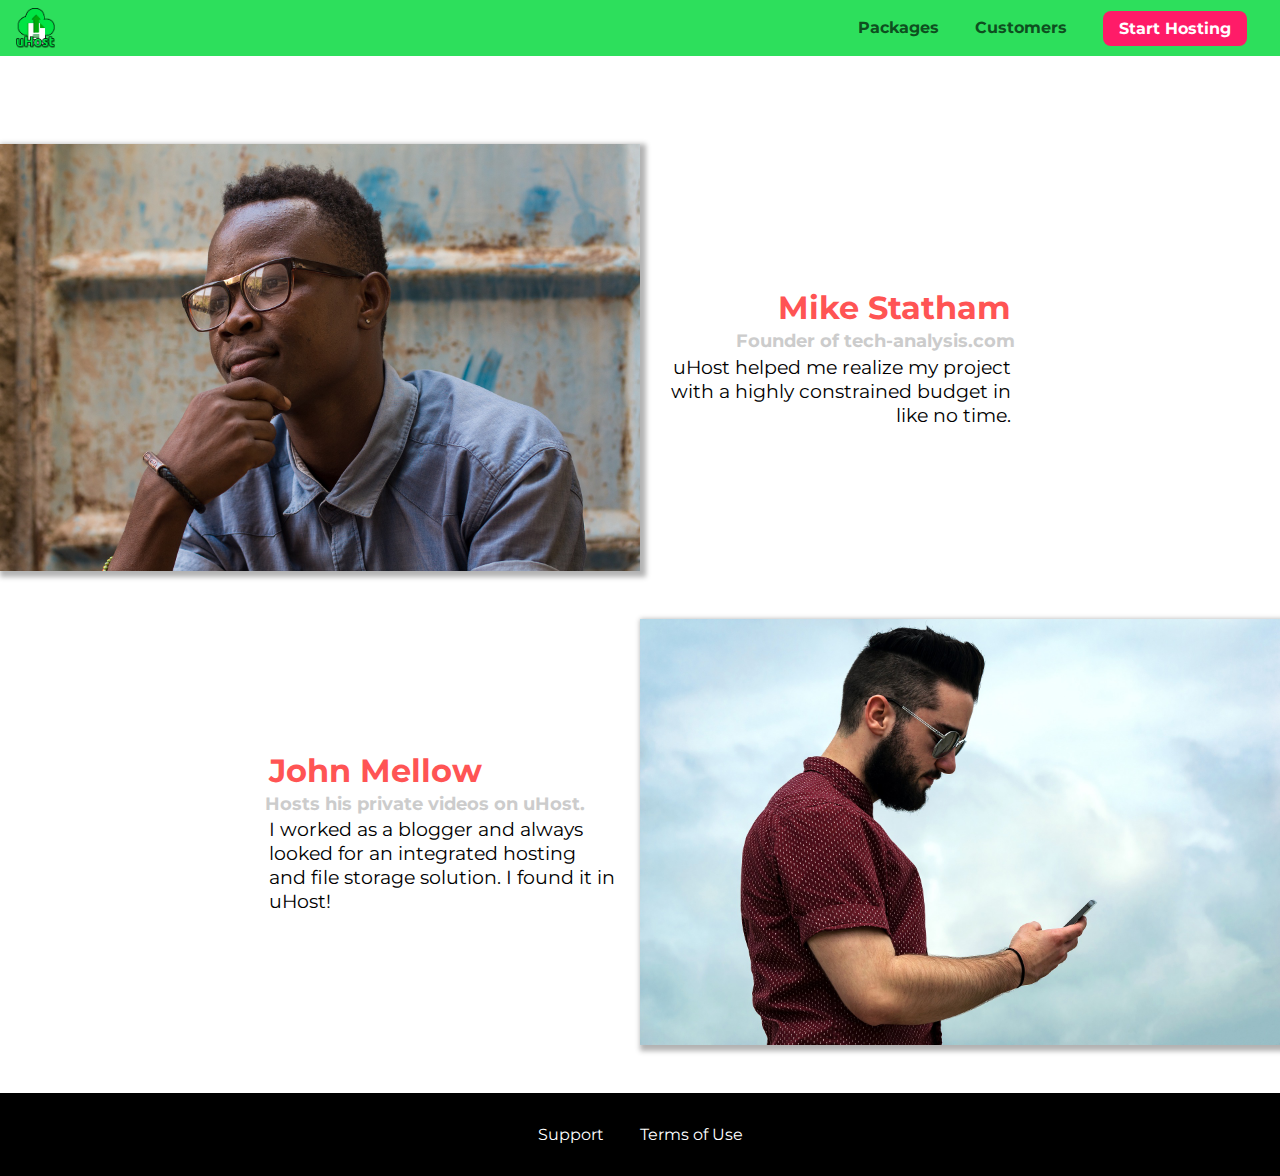
<file: uHost_site/project/temp/customers/index.html>
<!DOCTYPE html>
<html lang="en">

<head>
    <meta charset="UTF-8">
    <meta name="viewport" content="width=device-width, initial-scale=1.0">
    <meta http-equiv="X-UA-Compatible" content="ie=edge">
    <title>uHost Customers</title>
    <link rel="shortcut icon" href="../favicon.png">
    <link href="https://fonts.googleapis.com/css?family=Anton|Montserrat:400,700" rel="stylesheet">
    <link rel="stylesheet" href="../shared.css">
    <link rel="stylesheet" href="customers.css">
</head>

<body>
    <div class="backdrop"></div>
    <header class="main-header">
        <div>
            <button class="toggle-button">
                <span class="toggle-button__bar"></span>
                <span class="toggle-button__bar"></span>
                <span class="toggle-button__bar"></span>
            </button>
            <a href="../index.html" class="main-header__brand">
                <img src="../images/uhost-icon.png" alt="uHost - Your favorite hosting company">
            </a>
        </div>
        <nav class="main-nav">
            <ul class="main-nav__items">
                <li class="main-nav__item">
                    <a href="../packages/index.html">Packages</a>
                </li>
                <li class="main-nav__item">
                    <a href="index.html">Customers</a>
                </li>
                <li class="main-nav__item main-nav__item--cta">
                    <a href="start-hosting/index.html">Start Hosting</a>
                </li>
            </ul>
        </nav>
    </header>
    <nav class="mobile-nav">
        <ul class="mobile-nav__items">
            <li class="mobile-nav__item">
                <a href="../packages/index.html">Packages</a>
            </li>
            <li class="mobile-nav__item">
                <a href="index.html">Customers</a>
            </li>
            <li class="mobile-nav__item mobile-nav__item--cta">
                <a href="../start-hosting/index.html">Start Hosting</a>
            </li>
        </ul>
    </nav>
    <main>
        <div>
            <div class="testimonial" id="customer-1">
                <div class="testimonial__image-container">
                    <img src="../images/customer-1.jpg" alt="Mike Statham - Customer" class="testimonial__image">
                </div>
                <div class="testimonial__info">
                    <h1 class="testimonial__name">Mike Statham</h1>
                    <h2 class="testimonial__subtitle">Founder of
                        <a href="tech-analysis.com">tech-analysis.com</a>
                    </h2>
                    <p class="testimonial__text">uHost helped me realize my project with a highly constrained budget in like no time.</p>
                </div>
            </div>
            <div class="testimonial" id="customer-2">

                <div class="testimonial__info">
                    <h1 class="testimonial__name">John Mellow</h1>
                    <h2 class="testimonial__subtitle">Hosts his private videos on uHost.
                    </h2>
                    <p class="testimonial__text">I worked as a blogger and always looked for an integrated hosting and file storage solution. I found
                        it in uHost!
                    </p>
                </div>
                <div class="testimonial__image-container">
                    <img src="../images/customer-2.jpg" alt="John Mellow - Customer" class="testimonial__image">
                </div>
            </div>
        </div>
    </main>
    <footer class="main-footer">
        <nav>
            <ul class="main-footer__links">
                <li class="main-footer__link">
                    <a href="#">Support</a>
                </li>
                <li class="main-footer__link">
                    <a href="#">Terms of Use</a>
                </li>
            </ul>
        </nav>
    </footer>
    <script src="../shared.js"></script>
</body>

</html>
</file>
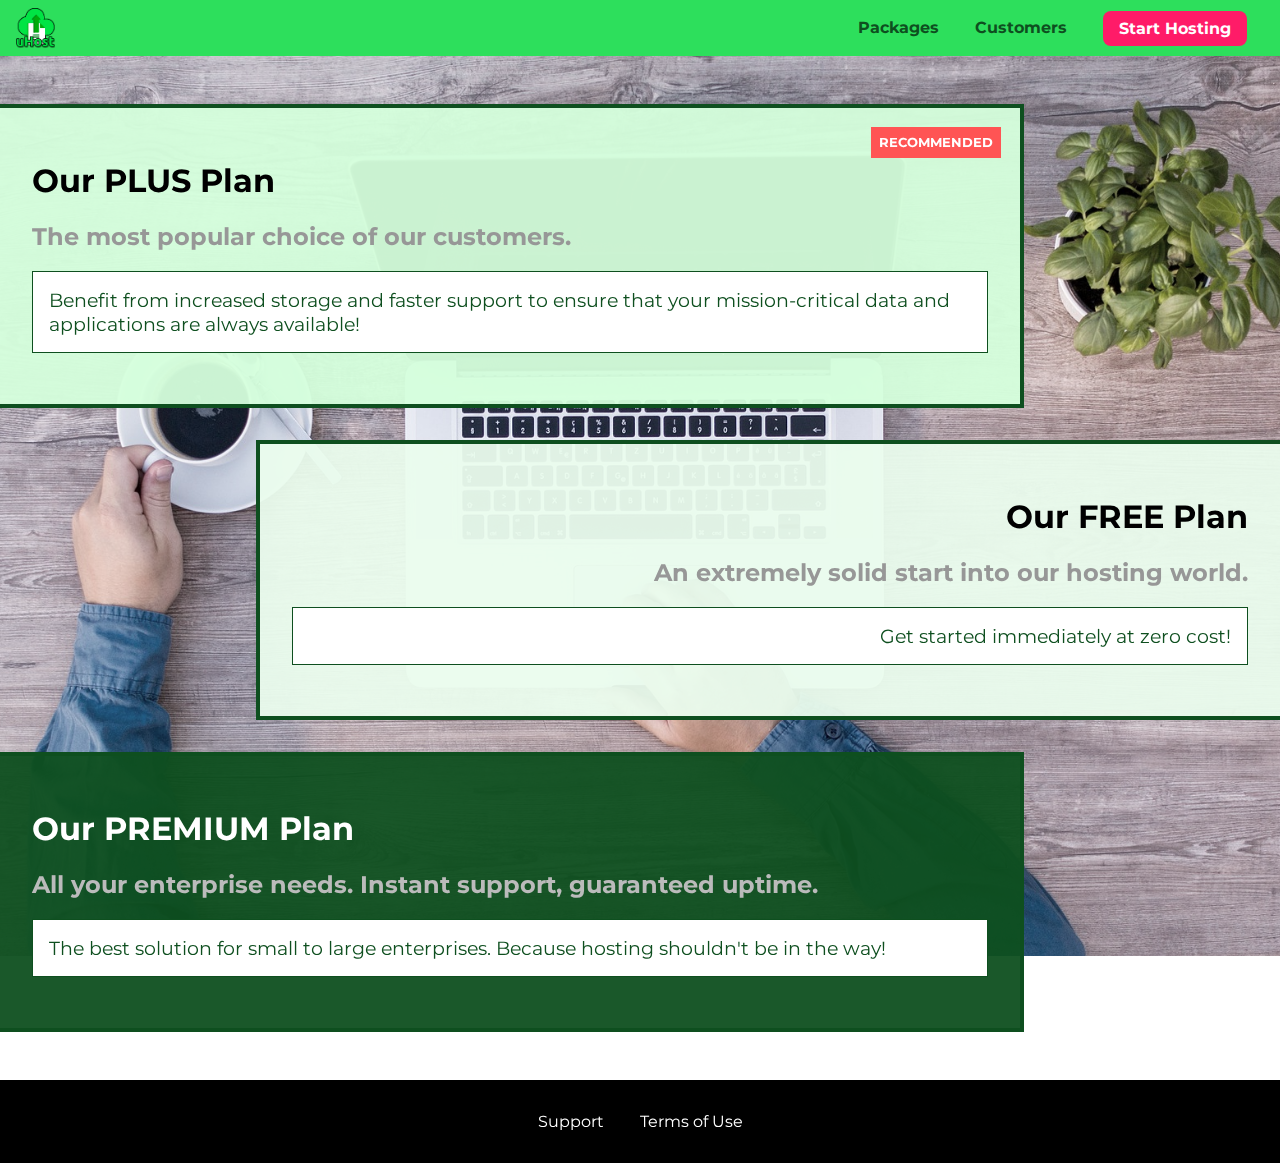
<file: uHost_site/project/temp/packages/index.html>
<!DOCTYPE html>
<html lang="en">

<head>
    <meta charset="UTF-8">
    <meta http-equiv="X-UA-Compatible" content="ie=edge">
    <meta name="viewport" content="width=device-width, initial-scale=1.0">
    <title>uHost</title>
    <link rel="shortcut icon" href="../favicon.png">
    <link href="https://fonts.googleapis.com/css?family=Montserrat:400,700" rel="stylesheet">
    <link rel="stylesheet" href="../shared.css">
    <link rel="stylesheet" href="packages.css">
</head>

<body>
    <div class="backdrop"></div>
    <div class="background"></div>
    <header class="main-header">
        <div>
            <button class="toggle-button">
                <span class="toggle-button__bar"></span>
                <span class="toggle-button__bar"></span>
                <span class="toggle-button__bar"></span>
            </button>
            <a href="../index.html" class="main-header__brand">
                <img src="../images/uhost-icon.png" alt="uHost - Your favorite hosting company">
            </a>
        </div>
        <nav class="main-nav">
            <ul class="main-nav__items">
                <li class="main-nav__item">
                    <a href="index.html">Packages</a>
                </li>
                <li class="main-nav__item">
                    <a href="../customers/index.html">Customers</a>
                </li>
                <li class="main-nav__item main-nav__item--cta">
                    <a href="../start-hosting/index.html">Start Hosting</a>
                </li>
            </ul>
        </nav>
    </header>
    <nav class="mobile-nav">
        <ul class="mobile-nav__items">
            <li class="mobile-nav__item">
                <a href="index.html">Packages</a>
            </li>
            <li class="mobile-nav__item">
                <a href="../customers/index.html">Customers</a>
            </li>
            <li class="mobile-nav__item mobile-nav__item--cta">
                <a href="../start-hosting/index.html">Start Hosting</a>
            </li>
        </ul>
    </nav>
    <main>
        <section class="package" id="plus">
            <a href="#">
                <h1 class="package__title">Our PLUS Plan</h1>
                <h2 class="package__badge">RECOMMENDED</h2>
                <h2 class="package__subtitle">The most popular choice of our customers.</h2>
                <p class="package__info">Benefit from increased storage and faster support to ensure that your mission-critical data and applications
                    are always available!</p>
            </a>
        </section>
        <section class="package" id="free">
            <a href="#">
                <h1 class="package__title">Our FREE Plan</h1>
                <h2 class="package__subtitle">An extremely solid start into our hosting world.</h2>
                <p class="package__info">Get started immediately at zero cost!</p>
            </a>
        </section>
        <div class="clearfix"></div>
        <section class="package" id="premium">
            <a href="#">
                <h1 class="package__title">Our PREMIUM Plan</h1>
                <h2 class="package__subtitle">All your enterprise needs. Instant support, guaranteed uptime. </h2>
                <p class="package__info">The best solution for small to large enterprises. Because hosting shouldn't be in the way!</p>
            </a>
        </section>
    </main>
    <footer class="main-footer">
        <nav>
            <ul class="main-footer__links">
                <li class="main-footer__link">
                    <a href="#">Support</a>
                </li>
                <li class="main-footer__link">
                    <a href="#">Terms of Use</a>
                </li>
            </ul>
        </nav>
    </footer>
    <script src="../shared.js"></script>
</body>

</html>
</file>
<file: jQuery_ToDo/styles/test.css>
body{
    font-family: Verdana;
    background-image: linear-gradient(#98f74a, #f7e24a);
}
#container{
    width:360px;
    box-shadow: 0 0 2px grba(0,0,0, 0.1);
    margin:20% auto;
    background: #f7f7f7;
}

.lisToggle{
    text-decoration:line-through;
        color:grey;
}

ul {
    list-style: none;
    margin:0;
    padding: 0;
}
h1{
    background: #5492f7;
    color:white;
    padding:10px;
    margin: 0;
    text-transform: uppercase;
    font-size: 24px;
    font-weight: normal;

}
input[type="text"]{
    width: 100%;
    margin-top: 0;
    padding: 10px 10px 10px 10px;
    font-size: 18px;
    box-sizing: border-box;
}
input:focus{
    background: white;
    border:3px solid #5492f7;
    outline: none;
}
*:focus {
    outline: none;
}
#plus{
    float:right;
}
li{
    padding: 0;
    font-size: 18px;
    background: #fff;
}
li:nth-child(2n){
    background: #f7f7f7;
}
li:hover{
cursor: pointer;
}
.plus{
    display: none;
}
.plus:hover{
    cursor: pointer;
}
span .x{
    background: red;
    height: 40px;
    margin-right: 20px;
    cursor: pointer;
    color:white;
    margin-left: 0;
    width: 0px;
    display: inline-block;
    padding-top: 7px;
    padding-bottom: 0;
    text-align: center;
    transition: 0.2s linear;
    opacity: 0;
    
}
li:hover .x{
    width: 40px;
    opacity: 1.0;
}
</file>
<file: section_6/main.css>
.parent  {
    display:grid;
    grid-template-columns: auto auto auto;
    grid-template-rows: auto auto auto ;
    margin:10px;
    padding:10px;
    background: rgb(238, 225, 225);
    grid-gap: 5px;
   
}
.parent div{
    text-align: center;
    padding:1rem;
    border: 1px solid black;
    background: grey;
    

}
.child-1{
   grid-column: 1 / 4;
   
}

.child-2{
    grid-row:2 / 4;
    height: 300px;
}

.child-3{
    grid-column: 2 / 4;
    height: 300px;
}

.child-4{
    grid-column: 1 / 4;
}
</file>
<file: Sass/sass_resources/main.css>
.char-highlight {
  font-weight: bold;
  font-size: 1.4rem;
  color: #521751; }

html {
  font-size: 94.75%; }
  @media (min-width: 40rem) {
    html {
      font-size: 125%; } }

body {
  font-family: Arial, sans-serif;
  margin: 0; }

.container {
  display: -webkit-box;
  display: -ms-flexbox;
  display: -webkit-flex;
  display: flex;
  flex-direction: column;
  flex-wrap: nowrap;
  align-items: center;
  padding: 3rem 0;
  box-sizing: border-box; }

.sass-introduction {
  border: 0.05rem solid #882b88;
  background: #fae5ff;
  padding: 2rem;
  text-align: center;
  box-shadow: 0.2rem 0.2rem 0.1rem #ccc;
  width: 90%;
  box-sizing: border-box; }

.sass-introduction p {
  margin: 0; }

.sass-details {
  border: 0.05rem solid #882b88;
  background: #fae5ff;
  padding: 1rem;
  text-align: center;
  margin: 2rem 0;
  width: 90%;
  box-sizing: border-box; }

.section-header {
  border-bottom: 0.05rem solid #882b88; }

.section-header h1 {
  margin: 0 0 1rem 0; }

.documentation-links {
  list-style: none;
  margin: 1rem 0 0 0;
  padding: 0;
  display: -webkit-box;
  display: -ms-flexbox;
  display: -webkit-flex;
  display: flex;
  flex-direction: column; }
  .documentation-links li {
    margin: 0.2rem 0;
    background: #fae5ff; }
  .documentation-links .documentation-link {
    text-decoration: none;
    color: #882b88;
    display: block;
    padding: 0.2rem;
    border: 0.05rem solid #882b88; }
  .documentation-links .documentation-link:hover,
  .documentation-links .documentation-link:active {
    color: #fae5ff;
    background: #fa923f;
    border-color: #fa923f; }

@media (min-width: 40rem) {
  html {
    font-size: 125%; }

  .container {
    padding: 3rem 0; }

  .sass-introduction,
  .sass-details {
    width: 30rem; } }

/*# sourceMappingURL=main.css.map */
</file>
<file: section_6/felxbox/main.css>
* {
    box-sizing: border-box;
    font-size: 1.5rem;
}

html {
    background: #b3b3b3;
    padding: 5px;
}

body {
    background: #b3b3b3;
    padding: 5px;
    margin: 0;
  }
  
#container{
    width:400px;
    height: 400px;
    margin:20vh auto;
    border: 1px solid black;
    background: white;
    padding: 5px;
    position: relative;
}

.balls{
    height: 20px;
    width: 20px;
    border-radius: 50%;
    position:absolute;
    margin:auto;
    background: blue;
    left:48%;
    top:48%;
    z-index: 2;
}

#center{
    height: 80px;
    width: 80px;
    border-radius: 50%;
    position:absolute;
    margin:auto;
    background: red;
    left:40.7%;
    top:40.7%;
    z-index: 1;
    transition: opacity 1s;

}

#center:hover{
    opacity:0;
}

.upleft:hover{
    position:absolute;
    top:0;
    left:0;
}
.upcenter:hover{
    top:0;
    left:48%;
}
.upright{
    top:0;
    right:0;
}
.left{
    top:48%;
    left:0;
}
.right{

}
.bottomleft{

}
.bottomcenter{

}
.bottomright{

}
</file>
<file: uHost_site/project/main.css>
* {
    box-sizing: border-box;
}

.backdrop{
    opacity:0;
    transition: opacity 0.5s;
    position:fixed;
    height: 100vh;
    width:100vw;
    background: hsla(0, 0%, 3%, 0.247);
    top:0;
    left:0;   
    display: none;
    z-index: 22;
}

.modal{
    position: fixed;
    opacity: 0;
    transform: translateY(-3rem);
    transition: opacity 0.5s, transform 0.5s;
    z-index: 200;
    top:20%;
    left:30%;
    width: 40%;
    background: white;
    padding: 1rem;
    border:1px solid rgb(207, 198, 198);
    box-shadow:1px 1px 1px rgb(85, 78, 78);
}

.modal__title{
    text-align: center;
    margin: 0 0 1rem 0;
}

.modal__actions{
    text-align: center;
}

.modal__action{
    text-decoration: none;
    color:white;
    background: rgb(29, 104, 29);
    padding:0.5rem 1rem;
    font-size: 1rem;
    vertical-align: middle;
}

.modal__action:hover,
.modal__action:active{
    box-shadow: 2px 2px 2px grey;
}

.modal__action--negative{
    background:rgb(253, 6, 6);
    vertical-align: middle;
}

.modal__action--negative a{
    color:white;
    text-decoration: none;
}

#product-overview {
  
    background-image:linear-gradient( to top, rgba(179, 170, 170, 0.445), 10%, transparent), url("freedom.jpg");
    background-size: cover;
    background-repeat: no-repeat;
    height: 33vh;
    padding: 10px;   
    margin-top:43px;
    position: relative;
    max-width: 100vw;
}

#product-overview h1{
    position:absolute;
    bottom:5%;
    font-size: 2rem;
    font-family: Verdana, Geneva, Tahoma, sans-serif;
}


.section-title {
    color: #2ddf5c;
    text-align: center;
}

#product-overview h1 {
    color: white;
    font-family: 'Anton', sans-serif;
}
.plan__list{
    margin:0;
}

.plan {
    background: #d5ffdc;
    text-align: center;
    padding: 16px;
    margin: 0 8px;
    width: 100%;
    vertical-align: middle;
}

.plan:hover{
    box-shadow: 2px 2px 4px seagreen;
}

.plan--highlighted {
    background: #19b84c;
    color: white;
    
}

.plan__annotation {
    background: white;
    color: #19b84c;
    padding: 8px;
    box-shadow: 2px 2px 2px 2px rgba(0, 0, 0, 0.5);
    border-radius: 8px;
}

.plan__title {
    color: #0e4f1f;
}

.plan__price {
    color: #858585;
}

.plan--highlighted .plan__title {
    color: white;
}

.plan--highlighted .plan__price {
    color: #0e4f1f;
}

.plan__features {
    list-style: none;
    margin: 0;
    padding: 0;
}

.plan__feature {
    margin: 8px 0;
}

#key-features {
    background: #ff1b68;
    margin-top: 80px;
    padding: 16px;
}

#key-features .section-title {
    color: white;
    margin: 1.6rempx;
}

.key-feature__list {
    list-style: none;
    margin: 0;
    padding: 0;
    text-align: center;
}

.key-feature {
    width: 100%;
    margin:auto;
   
}

.key-feature__image {
    background: #ffcede;
    width: 128px;
    height: 128px;
    border: 2px solid #424242;
    border-radius: 50%;
    margin: auto;
    padding: 20px;
}

.key-feature__description {
    text-align: center;
    font-weight: bold;
    color: white;
    font-size: 20px;
}

/* h1 {
    font-family: sans-serif;
} */

#main-section{
    width: 100%;
    margin:0;
    text-align:center;
}

@media (min-width:48rem){
    #product-overview{
        height: 55vh;
    }
    #main-section{
        margin:auto;
    }

    #plans{
        /* margin:0 5%; */
      
    }
    .plan__list{
        display: flex;
        flex-flow: row;
        justify-content: center;
        align-items: center;
    }

    .plan{
        display:flex;
        flex-flow: column;
        align-items: center;
        width:30%;
        height: 26rem;
        min-width: 13rem;
        max-width: 20rem;  
    }
    #product-overview h1{
        font-size: 3rem;
    }
    .plan--highlighted{
        box-shadow: 2px 2px 2px rgba(0, 0, 0, 0.281);
        height: 30rem;
    }
    .key-feature{
        width: 30%;
        max-width: 20rem;
    }

    .key-feature__list{
        display: flex;
    }
}
</file>
<file: uHost_site/project/shared.css>
* {
    -webkit-box-sizing: border-box;
            box-sizing: border-box;
}

body {
    font-family: 'Montserrat', sans-serif;
    margin: 0;
}

.main{
    min-height: calc(100% - 56px);
}

.main-header {
    display: -webkit-box;
    display: -ms-flexbox;
    display: flex;
    -webkit-box-align: center;
    -ms-flex-align: center;
    align-items: center;
    -webkit-box-pack: space-between flex-end;
    -ms-flex-pack: space-between flex-end;
    justify-content: space-between flex-end;
    width: 100%;
    background: #2ddf5c;
    padding: 8px 16px;
    position:fixed;
    top:0;
    left: 0;
    z-index: 11;
}

.main-header__brand {
    color: #0e4f1f;
    text-decoration: none;
    font-weight: bold;
    font-size: 22px;
    vertical-align: middle;
}

.main-header__brand img{
    height:2rem;
    vertical-align: middle;
}

.main-nav {
    display: none;
    text-align: right;
    width: calc(100% - 130px);
    vertical-align: middle;
}

.open{
    display: block !important;
    opacity: 1;
    -webkit-transform: translateY(0);
    -ms-transform: translateY(0);
    transform: translateY(0);
    -webkit-transition: opacity 0.5s, -webkit-transform 0.5s;
    transition: opacity 0.5s, -webkit-transform 0.5s;
    -o-transition: opacity 0.5s, transform 0.5s;
    transition: opacity 0.5s, transform 0.5s;
    transition: opacity 0.5s, transform 0.5s, -webkit-transform 0.5s;
}

.close{
    display:none;
    opacity: 0;
    -webkit-transform: translateY(-3rem);
    -ms-transform: translateY(-3rem);
    transform: translateY(-3rem);
    -webkit-transition: opacity 0.5s, -webkit-transform 0.5s;
    transition: opacity 0.5s, -webkit-transform 0.5s;
    -o-transition: opacity 0.5s, transform 0.5s;
    transition: opacity 0.5s, transform 0.5s;
    transition: opacity 0.5s, transform 0.5s, -webkit-transform 0.5s;
}

.main-nav__items {
    display: -webkit-box;
    display: -ms-flexbox;
    display: flex;
    -webkit-box-pack: end;
    -ms-flex-pack: end;
     justify-content: flex-end;
    margin: 0;
    padding: 0;
    list-style: none;
}

.main-nav__item {
    display: inline-block;
    margin: 0 16px;
}

.main-nav__item a {
    text-decoration: none;
    color: #0e4f1f;
    font-weight: bold;
    padding: 3px 0;
}

.mobile-nav__items,
.mobile-nav__items a{
    width: 90%;
    height: 100%;
    list-style: none;
    padding: 0;
    text-align: center;
    text-decoration: none;
    color: #0e4f1f;
    font-weight: bold;
    padding: 3px 0;
  }

  

.main-nav__item a:hover,
.main-nav__item a:active {
    color: white;
    border-bottom: 5px solid white;
}

.main-nav__item--cta a {
    color: white;
    background: #ff1b68;
    padding: 8px 16px;
    border-radius: 8px;
}
.main-nav__item--cta{
    -webkit-animation:wiggle 0.3s 3s 8;
    animation:wiggle 0.3s 3s 8;
}

.mobile-nav__item--cta a {
    color: white;
    background: #ff1b68;
    padding: 8px 16px;
    border-radius: 8px;
    
}

.main-nav__item--cta a:hover,
.main-nav__item--cta a:active {
    color: #ff1b68;
    background: white;
    border: none;
}

.mobile-nav__item--cta a:hover,
.mobile-nav__item--cta a:active{
    color: #ff1b68;
    background: white;
    border: none;
}

.mobile-nav {
    /* display: none; */
    -webkit-transform: translateX(-100%);
    -ms-transform: translateX(-100%);
    transform: translateX(-100%);
    -webkit-transition: -webkit-transform 0.3s;
    transition: -webkit-transform 0.3s;
    -o-transition: transform 0.3s;
    transition: transform 0.3s;
    transition: transform 0.3s, -webkit-transform 0.3s;
    -webkit-box-align: center;
    -ms-flex-align: center;
    align-items: center;
    -webkit-box-pack: center;
    -ms-flex-pack: center;
    justify-content: center;
    -webkit-box-orient: vertical;
    -webkit-box-direction: normal;
    -ms-flex-flow: column;
    flex-flow: column;
    position: fixed;
    z-index: 101;
    top: 0;
    left: 0;
    background: white;
    width: 80%;
    height: 100vh;
  }
  .mobile-nav-start{
      -webkit-transform: translatex(0%);
      -ms-transform: translatex(0%);
      transform: translatex(0%);
      -webkit-transition: -webkit-transform 0.3s;
      transition: -webkit-transform 0.3s;
      -o-transition: transform 0.3s;
      transition: transform 0.3s;
      transition: transform 0.3s, -webkit-transform 0.3s;
  }
  
 .mobile-nav__items{
     display: -webkit-box;
     display: -ms-flexbox;
     display: flex;
     -webkit-box-orient: vertical;
     -webkit-box-direction: normal;
    -ms-flex-flow: nowrap column;
     flex-flow: nowrap column;
     -webkit-box-pack: center;
    -ms-flex-pack: center;
     justify-content: center;
     -webkit-box-align: center;
    -ms-flex-align: center;
    align-items: center;
 }
  
.mobile-nav__item,
  .mobile-nav__item a {
    margin: 1rem 0;
  }
  
  
  .toggle-button {
    display:inline-block;
    width: 3rem;
    background: transparent;
    border: none;
    cursor: pointer;
    padding-top: 0;
    padding-bottom: 0;
    vertical-align: middle;
  }
  
  .toggle-button:focus {
    outline: none;
  }
  
  .toggle-button__bar {
    width: 100%;
    height: 0.2rem;
    background: black;
    display: block;
    margin: 0.6rem 0;
  }

.main-footer {
    background: black;
    padding: 32px;
    margin-top: 48px;
    
}

.main-footer__links {
    list-style: none;
    margin: 0;
    padding: 0;
    display: -webkit-box;
    display: -ms-flexbox;
    display: flex;
    -webkit-box-orient: vertical;
    -webkit-box-direction: normal;
    -ms-flex-flow: column nowrap;
    flex-flow: column nowrap;
    -webkit-box-align: center;
    -ms-flex-align: center;
    align-items: center;
    
}

.main-footer__link {
    margin: 0.5rem 0.5;
}

.main-footer__link a {
    color: white;
    text-decoration: none;
}

.main-footer__link a:hover,
.main-footer__link a:active {
    color: #ccc;
}

.button {
    background: #0e4f1f;
    color: white;
    font: inherit;
    border: 1.5px solid #0e4f1f;
    padding: 8px;
    border-radius: 8px;
    font-weight: bold;
    cursor: pointer;
}

.button:hover,
.button:active {
    background: white;
    color: #0e4f1f;
}

.button:focus {
    outline: none;
}

button[disabled]{
    border:none;
    cursor: not-allowed;
    background: rgb(209, 166, 166);
}

.backdrop{
    position:fixed;
    height: 100vh;
    width:100vw;
    background: hsla(0, 0%, 3%, 0.247);
    top:0;
    left:0;   
    display: none;
    z-index: 22;
}

@media (min-width:48rem){
    .toggle-button {
        display: none;
        width: 3rem;
        background: transparent;
        border: none;
        cursor: pointer;
        padding-top: 0;
        padding-bottom: 0;
        vertical-align: middle;
      }

      .main-nav {
         display: -webkit-box;
         display: -ms-flexbox;
         display: flex;
         -webkit-box-pack: end;
        -ms-flex-pack: end;
        justify-content: flex-end ;
    }

    .main-footer__links {
        display: -webkit-box;
        display: -ms-flexbox;
        display: flex;
        -webkit-box-orient: horizontal;
        -webkit-box-direction: normal;
        -ms-flex-direction: row;
        flex-direction: row;
        -webkit-box-pack: center;
        -ms-flex-pack: center;
        justify-content: center;
    }
    .main-footer__link {
        margin: 0.5rem 0.5rem;
    }
    .mobile-nav{
        display: none;
    }
}

@-webkit-keyframes wiggle{
    0% {
        -webkit-transform: rotateZ(0);
                transform: rotateZ(0);
    }
    50%{
        -webkit-transform: rotateZ(-10deg);
                transform: rotateZ(-10deg);
    }
    100%{
        -webkit-transform: rotateZ(10deg);
                transform: rotateZ(10deg);
    }
}

@keyframes wiggle{
    0% {
        -webkit-transform: rotateZ(0);
                transform: rotateZ(0);
    }
    50%{
        -webkit-transform: rotateZ(-10deg);
                transform: rotateZ(-10deg);
    }
    100%{
        -webkit-transform: rotateZ(10deg);
                transform: rotateZ(10deg);
    }
}
</file>
<file: uHost_site/project/start-hosting/start-hosting.css>
/* .signup-title{
    font-size:1.5rem;
    text-align: center;
    color:rgb(231, 79, 79);
    
}

.signup-page{
    padding: 5rem 1rem;
    margin:auto;
}

.signup-form {
    padding: 1rem;
}

.signup-form label{
    font-weight: bold;
}

.signup-form label,
.signup-form input,
.signup-form select{
    display: block;
    margin: 1rem;
    width: 100%;
    margin: 1rem auto;
}

.signup-form input:invalid{
    background: rgb(233, 98, 98);
}

.signup-form input:not([type="checkbox"]),
.signup-form select{
    border:1px solid #ccc;
    font-size: 1.4rem;
    font-family: inherit;
}

.signup-form input[type="checkbox"]{
    border:1px solid #ccc;
    width: 1rem;
    height: 1rem;
}

.signup-form input:focus,
.signup-form select:focus{
    outline: none;
    background-color: rgb(144, 241, 165);
}

#agree-terms,
#agree-terms + label{
    display: inline;
    vertical-align: middle;
    
}

.signup-form button[type="submit"]{
    display: block;
    margin:1rem auto;
}

@media(min-width:40rem){
    .signup-form {
        margin:auto;
        width: 30rem;
    }
}

 */

 .signup-title{
    font-size:1.5rem;
    text-align: center;
    color:rgb(231, 79, 79);
    
}

.signup-page{
    padding: 5rem 1rem;
    margin:auto;
}

.signup-form {
    padding: 1rem;
}

.signup-form label{
    font-weight: bold;
}

.signup-form label,
.signup-form input,
.signup-form select{
    display: block;
    margin: 1rem;
    width: 100%;
    margin: 1rem auto;
}

.signup-form input:invalid{
    background: rgb(233, 98, 98);
}

.signup-form input:not([type="checkbox"]),
.signup-form select{
    border:1px solid #ccc;
    font-size: 1.4rem;
    font-family: inherit;
}

.signup-form input[type="checkbox"]{
    border:1px solid #ccc;
    width: 1rem;
    height: 1rem;
}

.signup-form input:focus,
.signup-form select:focus{
    outline: none;
    background-color: rgb(144, 241, 165);
}

#agree-terms,
#agree-terms + label{
    display: inline;
    vertical-align: middle;
    
}

.signup-form button[type="submit"]{
    display: block;
    margin:1rem auto;
}

@media(min-width:40rem){
    .signup-form {
        margin:auto;
        width: 30rem;
    }
}
</file>
<file: uHost_site/project/temp/shared.css>
* {
  box-sizing: border-box;
}

body {
  font-family: "Montserrat", sans-serif;
  margin: 0;
}

main {
  min-height: calc(100vh - 3.5rem - 8rem);
  margin-top: 3.5rem;
}

.backdrop {
  position: fixed;
  display: none;
  top: 0;
  left: 0;
  z-index: 100;
  width: 100vw;
  height: 100vh;
  background: rgba(0, 0, 0, 0.5);
}

.main-header {
  width: 100%;
  position: fixed;
  top: 0;
  left: 0;
  background: #2ddf5c;
  padding: 0.5rem 1rem;
  z-index: 1;
}

.main-header > div {
  display: inline-block;
  vertical-align: middle;
}

.toggle-button {
  width: 3rem;
  background: transparent;
  border: none;
  cursor: pointer;
  padding-top: 0;
  padding-bottom: 0;
  vertical-align: middle;
}

.toggle-button:focus {
  outline: none;
}

.toggle-button__bar {
  width: 100%;
  height: 0.2rem;
  background: black;
  display: block;
  margin: 0.6rem 0;
}

.main-header__brand {
  color: #0e4f1f;
  text-decoration: none;
  font-weight: bold;
  height: 2.5rem;
  /* width: 20px; */
  display: inline-block;
  vertical-align: middle;
}

.main-header__brand img {
  height: 100%;
  /* width: 100%; */
}

.main-nav {
  display: none;
}

.main-nav__items {
  margin: 0;
  padding: 0;
  list-style: none;
}

.main-nav__item {
  display: inline-block;
  margin: 0 1rem;
}

.main-nav__item a,
.mobile-nav__item a {
  text-decoration: none;
  color: #0e4f1f;
  font-weight: bold;
  padding: 0.2rem 0;
}

.main-nav__item a:hover,
.main-nav__item a:active {
  color: white;
  border-bottom: 5px solid white;
}

.main-nav__item--cta a,
.mobile-nav__item--cta a {
  color: white;
  background: #ff1b68;
  padding: 0.5rem 1rem;
  border-radius: 8px;
}

.main-nav__item--cta a:hover,
.main-nav__item--cta a:active,
.mobile-nav__item--cta a:hover,
.mobile-nav__item--cta a:active {
  color: #ff1b68;
  background: white;
  border: none;
}

@media (min-width: 40rem) {
  .toggle-button {
    display: none;
  }

  .main-nav {
    display: inline-block;
    text-align: right;
    width: calc(100% - 44px);
    vertical-align: middle;
  }
}

.main-footer {
  background: black;
  padding: 2rem;
  margin-top: 3rem;
}

.main-footer__links {
  list-style: none;
  margin: 0;
  padding: 0;
  text-align: center;
}

.main-footer__link {
  display: block;
  margin: 1rem 0;
}

.main-footer__link a {
  color: white;
  text-decoration: none;
}

.main-footer__link a:hover,
.main-footer__link a:active {
  color: #ccc;
}

.mobile-nav {
  display: none;
  position: fixed;
  z-index: 101;
  top: 0;
  left: 0;
  background: white;
  width: 80%;
  height: 100vh;
}

.mobile-nav__items {
  width: 90%;
  height: 100%;
  list-style: none;
  margin: 10% auto;
  padding: 0;
  text-align: center;
}

.mobile-nav__item {
  margin: 1rem 0;
}

.mobile-nav__item a {
  font-size: 1.5rem;
}

.button {
  background: #0e4f1f;
  color: white;
  font: inherit;
  border: 1.5px solid #0e4f1f;
  padding: 0.5rem;
  border-radius: 8px;
  font-weight: bold;
  cursor: pointer;
}

.button:hover,
.button:active {
  background: white;
  color: #0e4f1f;
}

.button:focus {
  outline: none;
}

.open {
    display: block !important;
}

@media (min-width: 40rem) {
  .main-footer__link {
    display: inline-block;
    margin: 0 1rem;
  }
}
</file>
<file: uHost_site/project/temp/customers/customers.css>
main {
  padding-top: 2.5rem;
}

.testimonial {
    font-size: 1.2rem;
  }
  
  /*.testimonial__list {
    width: 80%;
    margin: auto;
  }*/

  .testimonial__image-container {
    width: 100%;
    max-width: 40rem;
    box-shadow: 3px 3px 5px 3px rgba(0,0,0,0.3);
  }

  .testimonial__image {
    width: 100%;
    vertical-align: top;
  }
  
  .testimonial__info {
    text-align: right;
    padding: 0.9rem;
  }
  
  #customer-2.testimonial {
    text-align: right;
  }
  
  #customer-2 .testimonial__info {
    text-align: left;
  }
  
  .testimonial__name {
    margin: 0.2rem;
    color: #ff5454;
    font-size: 2rem;
  }
  
  .testimonial__subtitle {
    margin: 0;
    font-size: 1.1rem;
    color: #ccc;
  }
  
  .testimonial__subtitle a {
    color: inherit;
    text-decoration: none;
  }
  
  .testimonial__subtitle a:hover,
  .testimonial__subtitle a:active {
    color: #7a7a7a;
  }

  .testimonial__text {
    margin: 0.2rem;
  }

  @media (min-width: 40rem) {
    .testimonial {
      margin: 3rem auto;
      max-width: 1500px;
    }

    .testimonial__image-container {
      display: inline-block;
      vertical-align: middle;
      width: 66%;
    }

    .testimonial__info {
      display: inline-block;
      vertical-align: middle;
      width: 30%;
    }
    
  }
</file>
<file: uHost_site/project/temp/packages/packages.css>
main {
    padding-top: 2rem;
}

.background {
    background: url("../images/plans-background.jpg") center/cover;
    filter: grayscale(40%);
    width: 100vw;
    height: 100vh;
    position: fixed;
    z-index: -1;
}

.package {
    width: 80%;
    margin: 1rem 0;
    border: 4px solid #0e4f1f;
    border-left: none;
    position: relative;
}

.package:hover,
.package:active {
    box-shadow: 2px 2px 4px rgba(0,0,0,0.5);
    border-color: #ff5454;
    /* border-color: #ff5454 !important; */
}

.package a {
    text-decoration: none;
    color: inherit;
    display: block;
    padding: 2rem;
}

.package__badge {
    position: absolute;
    top: 0;
    right: 0;
    margin: 1.2rem;
    font-size: 0.8rem;
    color: white;
    background: #ff5454;
    padding: 0.5rem;
}

.package__subtitle {
    color: #979797;
}

.package__info {
    padding: 1rem;
    border: 1px solid #0e4f1f;
    font-size: 1.2rem;
    color: #0e4f1f;
    background: white;
}

.clearfix {
    clear: both;
}

#plus {
    background: rgba(213, 255, 220, 0.95);
}

#free {
    background: rgba(234, 252, 237, 0.95);
    float: right;
    border-right: none;
    border-left: 4px solid #0e4f1f;
    text-align: right;
}

#free:hover,
#free:active {
    border-left-color: #ff5454;
}

#premium {
    background: rgba(14, 79, 31, 0.95);
}

#premium .package__title {
    color: white;
}

#premium .package__subtitle {
    color: #bbb;
}

@media (min-width: 40rem) {
    main {
      max-width: 1500px;
      margin-left: auto;
      margin-right: auto;
    }
}

@media (min-width: 1500px) {
    .package {
      border-left: 4px solid #0e4f1f;
    }

    #free {
      border-right: 4px solid #0e4f1f;
    }

    #free:hover,
    #free:active {
      border-right-color: #ff5454;
    }
}
</file>
